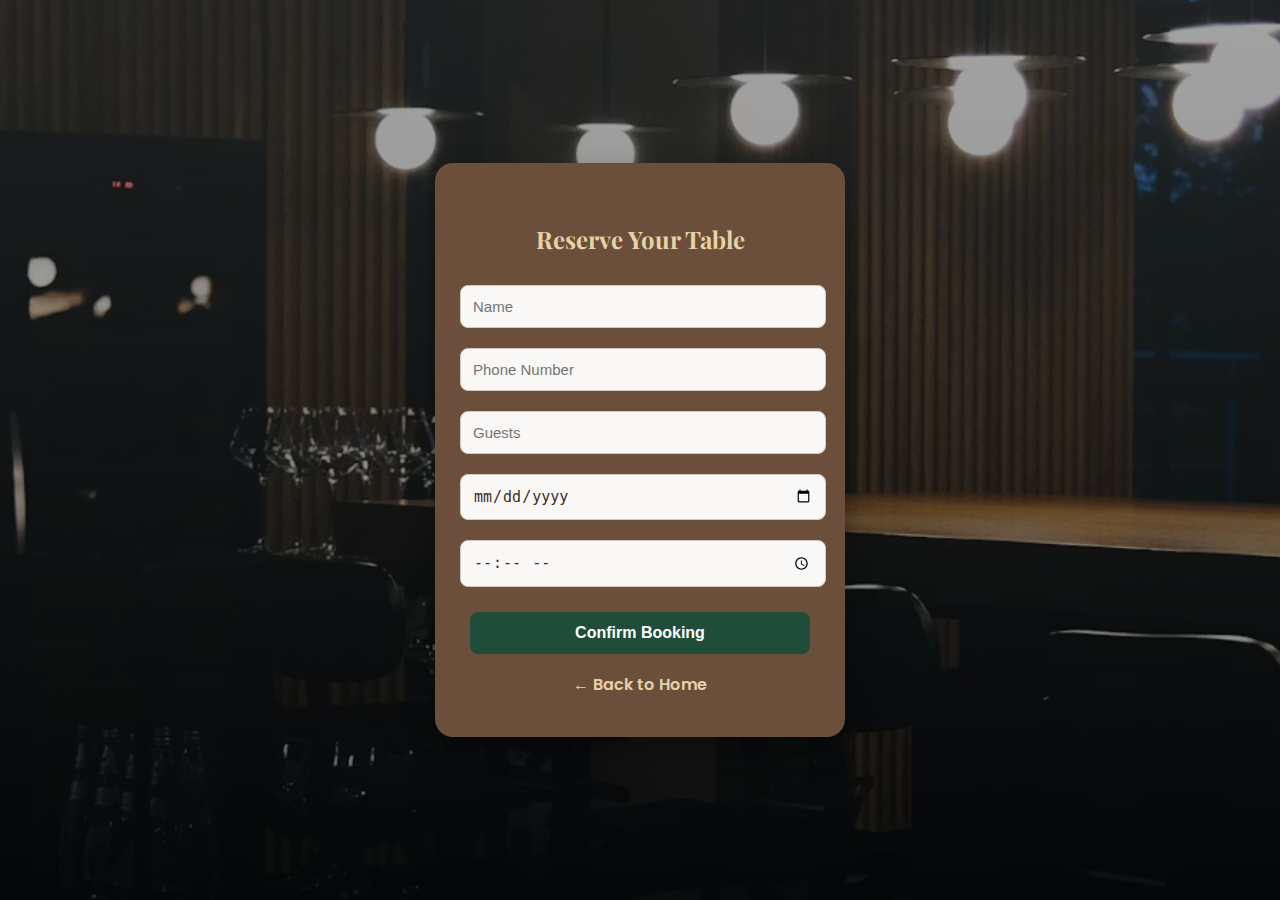
<file: booking.html>
<!DOCTYPE html>
<html>
<head>
<title>Booking</title>

<link rel="stylesheet" href="style.css ">

<link href="https://fonts.googleapis.com/css2?family=Poppins:wght@400;600&family=Playfair+Display:wght@700&display=swap" rel="stylesheet">

<script>
function validatePhone(input){
    input.value = input.value.replace(/[^0-9]/g,'');
    if(input.value.length > 10){
        input.value = input.value.slice(0,10);
    }
}

function submitForm(){

    var phone = document.getElementById("phone").value;

    if(phone.length != 10){
        alert("Phone must be 10 digits");
        return false;
    }

    window.location = "confirm.html";
    return false;
}
</script>
</head>

<body>

<div class="booking-box">

    <h2>Reserve Your Table</h2>

    <form onsubmit="return submitForm()">

        <input type="text" placeholder="Name" required>

        <input id="phone" type="text"
               oninput="validatePhone(this)"
               placeholder="Phone Number" required>

        <input type="number" placeholder="Guests" required>

        <input type="date" required>

        <input type="time" required>

        <button type="submit">Confirm Booking</button>

    </form>

    <a class="back-home" href="index.html">← Back to Home</a>

</div>

</body>
</html>
</file>
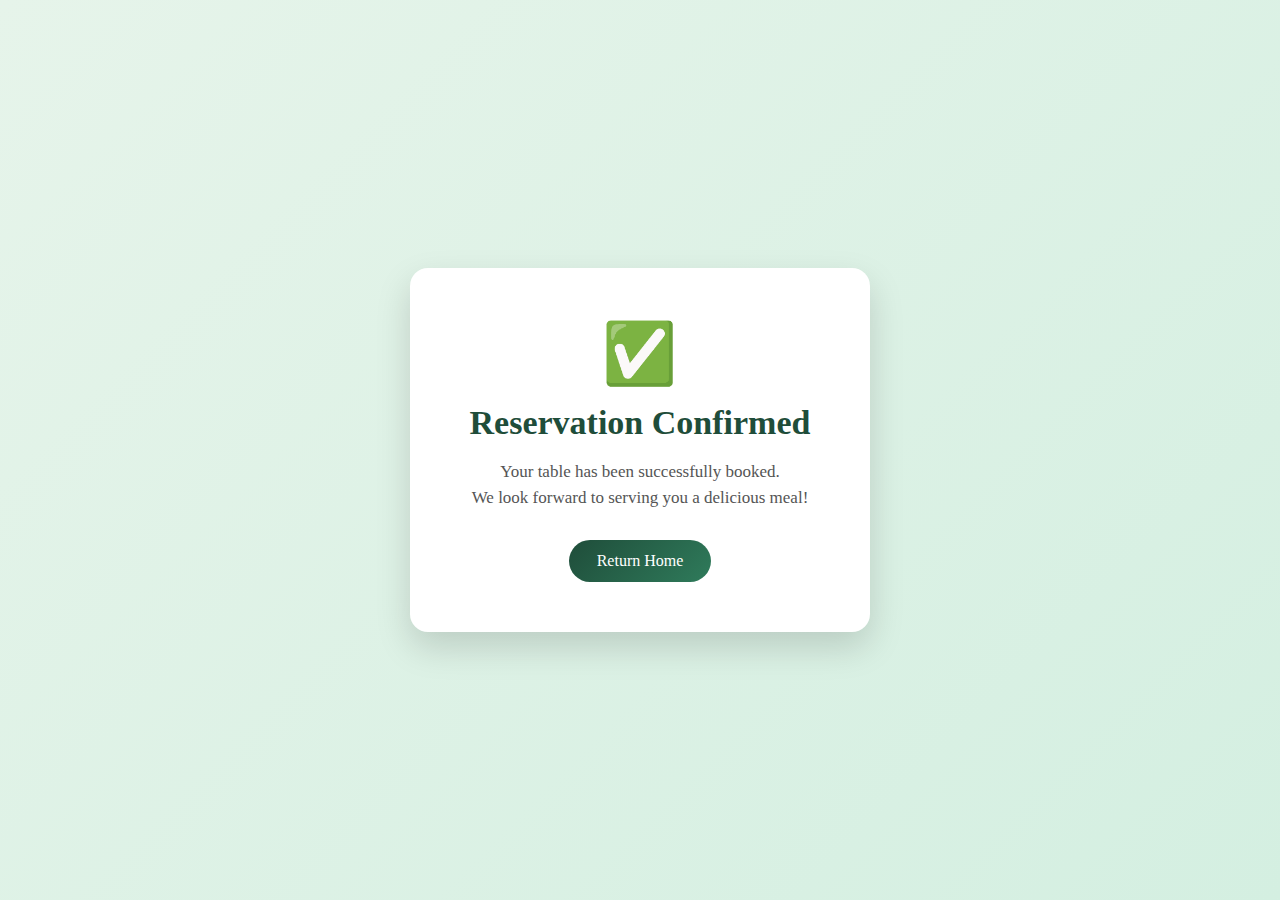
<file: confirm.html>
<!DOCTYPE html>
<html>
<head>
<title>Reservation Confirmed</title>

<style>
body{
    margin:0;
    height:100vh;
    display:flex;
    justify-content:center;
    align-items:center;
    background:linear-gradient(135deg,#e6f4ea,#d4efe1);
    font-family:Georgia, serif;
}

.confirm-box{
    background:white;
    padding:50px 60px;
    border-radius:18px;
    text-align:center;
    box-shadow:0 15px 35px rgba(0,0,0,0.15);
    animation:pop 0.6s ease;
    max-width:420px;
}

.icon{
    font-size:60px;
    margin-bottom:15px;
}

h1{
    margin:10px 0;
    color:#1f4d3a;
    font-size:34px;
}

p{
    color:#555;
    font-size:17px;
    margin-bottom:30px;
    line-height:1.5;
}

a{
    display:inline-block;
    padding:12px 28px;
    background:linear-gradient(135deg,#1f4d3a,#2f7b5b);
    color:white;
    text-decoration:none;
    border-radius:25px;
    font-size:16px;
    transition:0.3s;
}

a:hover{
    transform:translateY(-3px);
    box-shadow:0 8px 20px rgba(0,0,0,0.25);
}

@keyframes pop{
    from{
        transform:scale(0.8);
        opacity:0;
    }
    to{
        transform:scale(1);
        opacity:1;
    }
}
</style>
</head>

<body>

<div class="confirm-box">

    <div class="icon">✅</div>

    <h1>Reservation Confirmed</h1>

    <p>
        Your table has been successfully booked.<br>
        We look forward to serving you a delicious meal!
    </p>

    <a href="index.html">Return Home</a>

</div>

</body>
</html>
</file>
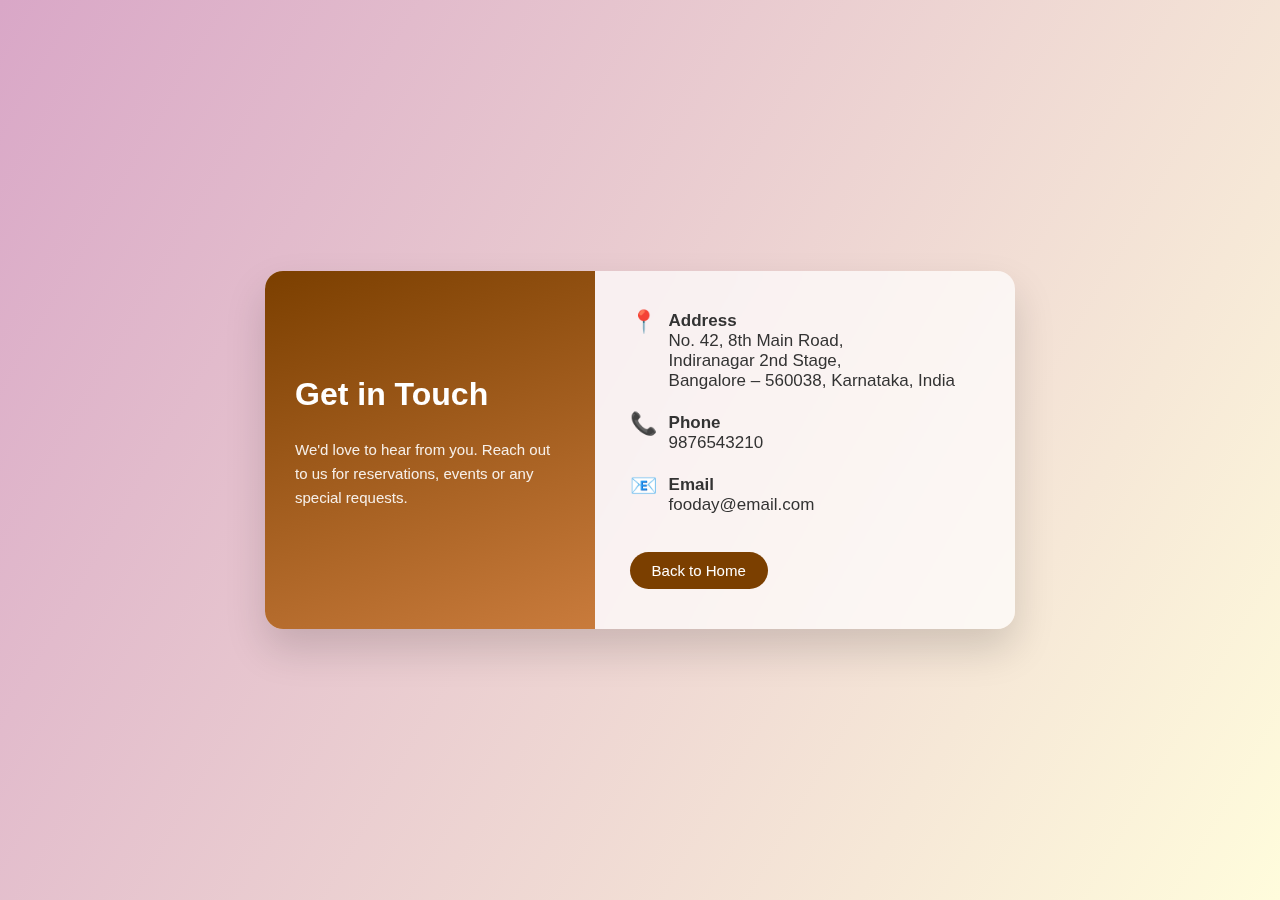
<file: contact.html>
<!DOCTYPE html>
<html>
<head>
<title>Contact</title>

<style>
body{
    margin:0;
    min-height:100vh;
    display:flex;
    justify-content:center;
    align-items:center;
    font-family:Arial, sans-serif;
    background:linear-gradient(120deg,#d9a7c7,#fffcdc);
}

.contact-wrapper{
    display:flex;
    width:750px;
    max-width:90%;
    background:rgba(255,255,255,0.7);
    backdrop-filter:blur(10px);
    border-radius:18px;
    overflow:hidden;
    box-shadow:0 20px 40px rgba(0,0,0,0.15);
}

/* left decorative panel */
.contact-left{
    flex:1;
    background:linear-gradient(160deg,#7b3f00,#c97b3c);
    color:white;
    padding:40px 30px;
    display:flex;
    flex-direction:column;
    justify-content:center;
}

.contact-left h1{
    margin:0 0 10px;
    font-size:32px;
}

.contact-left p{
    line-height:1.6;
    font-size:15px;
    opacity:0.9;
}

/* right info panel */
.contact-right{
    flex:1.3;
    padding:40px 35px;
}

.contact-item{
    display:flex;
    align-items:flex-start;
    gap:12px;
    margin-bottom:22px;
    font-size:17px;
    color:#333;
}

.contact-item span{
    font-size:22px;
    line-height:1;
}

.back-btn{
    display:inline-block;
    margin-top:15px;
    padding:10px 22px;
    border-radius:22px;
    text-decoration:none;
    background:#7b3f00;
    color:white;
    font-size:15px;
    transition:0.3s;
}

.back-btn:hover{
    transform:translateY(-2px);
    box-shadow:0 8px 18px rgba(0,0,0,0.25);
}
</style>
</head>

<body>

<div class="contact-wrapper">

    <div class="contact-left">
        <h1>Get in Touch</h1>
        <p>
            We'd love to hear from you.  
            Reach out to us for reservations, events or any special requests.
        </p>
    </div>

    <div class="contact-right">

        <!-- Address -->
        <div class="contact-item">
            <span>📍</span>
            <div>
                <strong>Address</strong><br>
                No. 42, 8th Main Road,<br>
                Indiranagar 2nd Stage,<br>
                Bangalore – 560038, Karnataka, India
            </div>
        </div>

        <!-- Phone -->
        <div class="contact-item">
            <span>📞</span>
            <div>
                <strong>Phone</strong><br>
                9876543210
            </div>
        </div>

        <!-- Email -->
        <div class="contact-item">
            <span>📧</span>
            <div>
                <strong>Email</strong><br>
                fooday@email.com
            </div>
        </div>

        <a class="back-btn" href="index.html">Back to Home</a>

    </div>

</div>

</body>
</html>
</file>
<file: style.css>
body{
    margin:0;
    font-family:'Poppins', sans-serif;

    background:
        linear-gradient(rgba(54, 54, 53, 0.45), rgba(0,0,0,0.45)),
        url("bg2.jpeg") center/cover no-repeat;

    min-height:100vh;
    display:flex;
    justify-content:center;
    align-items:center;
}

/* card */
.booking-box{
    background:#6B4F3A;
    padding:40px 35px;
    border-radius:18px;
    width:340px;
    box-shadow:0 12px 30px rgba(0,0,0,0.3);
    text-align:center;
}

.booking-box h2{
    font-family:'Playfair Display', serif;
    margin-bottom:20px;
    color:#E6D2A8;
}

/* input fields */
.booking-box input{
    background-color:#FAF8F6;
    color:#3E2C22;
    border:1px solid #D6C8BC;
    width:100%;
    padding:12px;
    margin:10px 0;
    border-radius:8px;
    font-size:15px;
    transform: translateX(-10px);
}

.booking-box input:focus{
    outline:none;
    border-color:#1f4d3a;
}

.booking-box button{
    width:100%;
    padding:12px;
    margin-top:15px;
    background:#1f4d3a;
    color:white;
    border:none;
    border-radius:8px;
    font-size:16px;
    font-weight:600;
    cursor:pointer;
}

.booking-box button:hover{
    background:#173B2D;
}

.back-home{
    display:inline-block;
    margin-top:18px;
    text-decoration:none;
    font-weight:600;
    color:#E6D2A8;
}
/* dish description text */
.desc{
    display:block;
    font-size:14px;
    font-weight:400;
    color:#6b6b6b;
    margin-top:3px;
}
</file>
